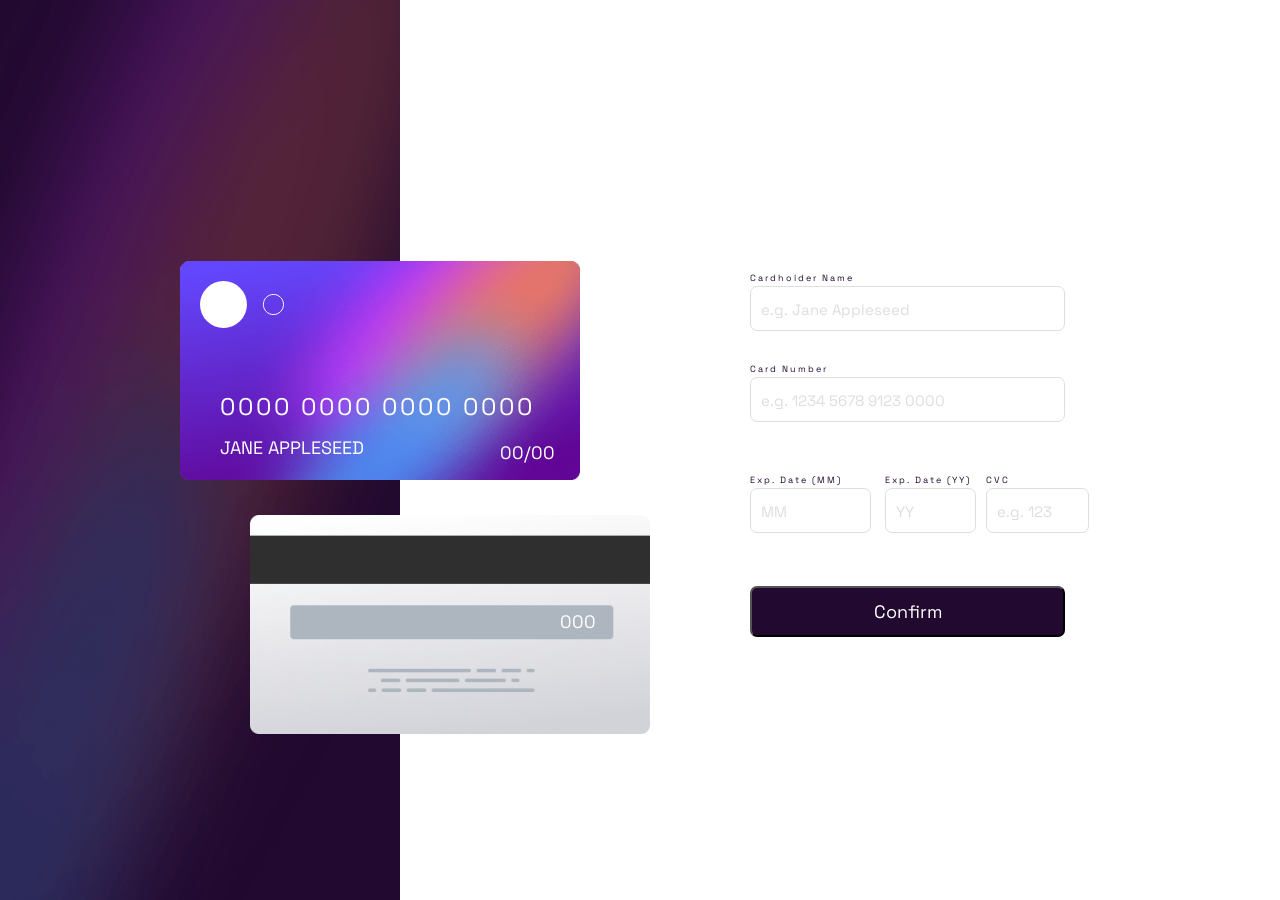
<file: index.html>
<!DOCTYPE html>
<html lang="en">
  <head>
    <meta charset="UTF-8" />
    <meta name="viewport" content="width=device-width, initial-scale=1.0" />
    <title>Interactive Card</title>

    <link rel="shortcut icon" href="./src/imagens/favicon-32x32.png" type="image/x-icon" />
    <link rel="stylesheet" href="https://fonts.googleapis.com/css2?family=Space+Grotesk:wght@500&display=swap" />
    <link rel="stylesheet" href="./src/css/reset.css" />
    <link rel="stylesheet" href="./src/css/variaveis.css" />
    <link rel="stylesheet" href="./src/css/estilo.css" />
    <link rel="stylesheet" href="./src/css/responsivo.css" />
  </head>

  <body>
    <div class="bg-image" aria-hidden="true"></div>

    <main class="container">
      <section class="cards" aria-label="Cartões de visualização">
        <div class="front-card">
          <img
            class="image-front-card"
            src="./src/imagens/bg-card-front.png"
            alt="Imagem frente do cartão"
          />
          <div class="details-card1">
            <img class="logo" src="./src/imagens/card-logo.svg" alt="Logo do cartão" />
            <span class="card-number" aria-label="Número do cartão">0000 0000 0000 0000</span>
            <div class="info">
              <span class="card-name" aria-label="Nome no cartão">JANE APPLESEED</span>
              <div class="exp-date" aria-label="Data de expiração">
                <span class="card-month">00</span><span class="space">/</span><span class="card-year">00</span>
              </div>
            </div>
          </div>
        </div>

        <div class="back-card">
          <img class="image-back-card" src="./src/imagens/bg-card-back.png" alt="Imagem verso do cartão" />
          <div class="details-card2">
            <span class="card-cvc" aria-label="Código de segurança">000</span>
          </div>
        </div>
      </section>

      <form method="post" class="form" id="form" novalidate aria-label="Formulário de dados do cartão">
        <div class="input-item">
          <label for="name">Cardholder Name</label>
          <input
            type="text"
            id="name"
            name="name"
            placeholder="e.g. Jane Appleseed"
            required
          />
          <span class="name-error" aria-live="polite">Can't be blank</span>
        </div>

        <div class="input-item">
          <label for="number">Card Number</label>
          <input
            type="tel"
            id="number"
            name="number"
            placeholder="e.g. 1234 5678 9123 0000"
            maxlength="16"
            pattern="\d{16}"
            inputmode="numeric"
            required
          />
          <span class="number-error" aria-live="polite">Wrong format, numbers only and 16 digits</span>
        </div>

        <div class="input-date">
          <div class="input-item">
            <label for="month">Exp. Date (MM)</label>
            <input
              type="text"
              id="month"
              name="month"
              placeholder="MM"
              maxlength="2"
              pattern="\d{2}"
              inputmode="numeric"
              required
            />
            <span class="month-error" aria-live="polite">Can't be blank</span>
          </div>

          <div class="input-item">
            <label for="year">Exp. Date (YY)</label>
            <input
              type="text"
              id="year"
              name="year"
              placeholder="YY"
              maxlength="2"
              pattern="\d{2}"
              inputmode="numeric"
              required
            />
          </div>

          <div class="input-item">
            <label for="cvc">CVC</label>
            <input
              type="text"
              id="cvc"
              name="cvc"
              placeholder="e.g. 123"
              maxlength="3"
              pattern="\d{3}"
              inputmode="numeric"
              required
            />
            <span class="cvc-error" aria-live="polite">Can't be blank</span>
          </div>
        </div>

        <button type="submit" class="confirm-button" id="confirm-button">Confirm</button>
      </form>

      <section class="thank" aria-label="Mensagem de confirmação" hidden>
        <img src="./src/imagens/icon-completed.svg" alt="Ícone de confirmação" />
        <h3>Thank You!</h3>
        <p>We've added your details</p>
        <button class="continue-button" id="continue-button">Continue</button>
      </section>
    </main>

    <script src="./src/js/index.js"></script>
  </body>
</html>
</file>
<file: src/css/variaveis.css>
:root {
  /* ===== Cores neutras ===== */
  --color-white: hsl(0, 0%, 100%);
  --color-light-gray: hsl(270, 3%, 87%);
  --color-dark-gray: hsl(279, 6%, 55%);
  --color-very-dark-violet: hsl(278, 68%, 11%);

  /* ===== Cores de destaque ===== */
  --color-error: hsl(0, 100%, 66%);

  /* ===== Gradientes ===== */
  --color-gradient-start: hsl(249, 99%, 64%);
  --color-gradient-end: hsl(278, 93%, 30%);
  --color-gradient: linear-gradient(
    to right,
    var(--color-gradient-start),
    var(--color-gradient-end)
  );
}
</file>
<file: src/css/estilo.css>
body {
  height: 100vh;
  width: 100%;
}

.container {
  display: flex;
  align-items: center;
  gap: 350px;
  height: 100vh;
  width: 100vw;
  background: url(../imagens/bg-main-desktop.png) no-repeat;
  background-size: 400px 1400px;
}

.cards .front-card {
  position: relative;
  max-width: 400px;
}

.cards .front-card .image-front-card {
  width: 100%;
  margin: 100px 0 0 180px;
}

.details-card1 .logo {
  position: absolute;
  left: 200px;
  top: 120px;
}

.details-card1 .card-number {
  position: absolute;
  left: 220px;
  top: 230px;
  color: var(--color-white);
  letter-spacing: 3px;
  font-size: 24px;
  width: 100%;
}

.details-card1 .info .card-name {
  position: absolute;
  color: var(--color-white);
  top: 275px;
  left: 220px;
}

.details-card1 .info .exp-date {
  position: absolute;
  color: var(--color-white);
  top: 280px;
  left: 500px;
  display: flex;
}

.cards .back-card {
  position: relative;
  max-width: 400px;
}

.cards .back-card .image-back-card {
  width: 100%;
  margin: 30px 0 0 250px;
}

.details-card2 .card-cvc {
  color: var(--color-white);
  position: absolute;
  top: 125px;
  left: 560px;
}

.form {
  max-width: 350px;
  display: flex;
  flex-direction: column;
  justify-content: center;
}

.form input {
  width: 90%;
  border-radius: 7px;
  padding: 10px;
  border: 1px solid var(--color-light-gray);
  outline: none;
}

.form label {
  font-size: 9px;
  color: var(--color-very-dark-violet);
  margin-bottom: 5px;
  letter-spacing: 2px;
}

.form ::placeholder {
  font-size: 15px;
  color: var(--color-light-gray);
}

.form input:focus {
  border: solid 1px var(--color-dark-gray);
}

.input-item a {
  color: var(--color-error);
  font-size: 10px;
  visibility: hidden;
}

.input-date {
  display: flex;
  margin-top: 20px;
  max-width: 350px;
}

.input-date .month,
.input-date .year {
  width: 60px;
  margin-right: 10px;
}

.input-date .cvc {
  max-width: 80%;
  margin-left: 10px;
}

.label-cvc,
.a-cvc {
  margin-left: 25px;
}

.confirm-button {
  margin-top: 30px;
  padding: 12px;
  width: 90%;
  border-radius: 7px;
  background-color: var(--color-very-dark-violet);
  color: var(--color-white);
  cursor: pointer;
}

.thank {
  text-align: center;
  display: none;
}

.thank img {
  margin-bottom: 30px;
}

.thank h3 {
  margin-bottom: 10px;
  letter-spacing: 3px;
  color: var(--color-very-dark-violet);
}

.thank p {
  margin-bottom: 40px;
  color: var(--color-dark-gray);
  font-size: 16px;
}

.thank .continue-button {
  padding: 12px;
  width: 300px;
  border-radius: 7px;
  background-color: var(--color-very-dark-violet);
  color: var(--color-white);
  cursor: pointer;
}

.form span {
  color: var(--color-error);
  font-size: 14px;
  visibility: hidden;
}

.input-item.error input,
input.error {
  border-color: var(--color-error);
}
</file>
<file: src/css/responsivo.css>
@media (max-width: 1200px) {
  .cards .front-card {
    width: 400px;
  }
}

@media (max-width: 1024px) {
  .container {
    gap: 250px;
  }

  .cards .front-card {
    width: 800px;
  }

  .cards .front-card .image-front-card {
    margin: 0 0 0 130px;
  }

  .details-card1 .logo {
    left: 150px;
    top: 15px;
  }

  .details-card1 .card-number {
    left: 170px;
    top: 130px;
  }

  .details-card1 .info .card-name {
    top: 190px;
    left: 170px;
  }

  .details-card1 .info .exp-date {
    top: 190px;
    left: 450px;
  }

  .cards .back-card {
    width: 800px;
  }

  .cards .back-card .image-back-card {
    margin: 30px 0 0 200px;
  }

  .details-card2 .card-cvc {
    left: 510px;
  }

  .input-date .cvc {
    width: 190px;
  }
}

@media (max-width: 900px) {
  .container {
    justify-content: center;
    flex-direction: column;
    gap: 340px;
    background: url(../imagens/bg-main-mobile.png) no-repeat;
    background-size: contain;
  }

  .cards {
    display: flex;
    flex-direction: column-reverse;
  }

  .cards .back-card .image-back-card {
    position: relative;
    right: 50%;
    top: 50%;
  }

  .details-card2 .card-cvc {
    top: 23px;
    left: 310px;
  }

  .front-card .image-front-card {
    position: absolute;
    right: 20%;
    top: 25px;
    z-index: 1;
  }

  .details-card1 .logo {
    z-index: 1;
    left: -60px;
    top: 50px;
  }

  .details-card1 .card-number {
    z-index: 1;
    left: -40px;
    top: 130px;
  }

  .details-card1 .info .card-name {
    z-index: 1;
    top: 200px;
    left: -40px;
  }

  .details-card1 .info .exp-date {
    z-index: 1;
    top: 200px;
    left: 240px;
  }

  .details-card2 .card-cvc {
    top: 255px;
  }
}

@media (max-width: 800px) {
  .container {
    gap: 300px;
  }

  .cards .back-card .image-back-card {
    right: 45%;
  }

  .front-card .image-front-card {
    right: 15%;
  }

  .details-card1 .logo {
    left: -45px;
  }

  .details-card1 .card-number {
    left: -25px;
  }
}

@media (max-width: 575px) {
  .container {
    gap: 100px;
  }

  .cards .front-card,
  .cards .back-card {
    max-width: 300px;
  }

  .front-card .image-front-card {
    right: 10%;
    top: -140px;
  }

  .details-card1 .logo {
    left: -15px;
    top: -125px;
  }

  .details-card1 .card-number {
    font-size: 18px;
    left: -10px;
    top: -50px;
  }

  .details-card1 .info .card-name {
    font-size: 15px;
    top: 0;
    left: -10px;
    z-index: 1;
  }

  .details-card1 .info .exp-date {
    top: 0;
    left: 200px;
  }

  .info .exp-date .card-month,
  .card-year,
  .space {
    font-size: 15px;
  }

  .cards .back-card .image-back-card {
    right: 55%;
    top: -32%;
  }

  .details-card2 .card-cvc {
    left: 250px;
    top: 35px;
  }
}

@media (max-width: 377px) {
  .cards .front-card .image-front-card {
    width: 90%;
  }

  .cards .back-card .image-back-card {
    width: 90%;
  }

  .front-card .image-front-card {
    top: -130px;
  }

  .details-card1 .logo {
    left: 15px;
    top: -110px;
  }

  .details-card1 .card-number {
    font-size: 16px;
    left: 20px;
    top: -45px;
  }

  .details-card1 .info .card-name {
    font-size: 13px;
    top: -3px;
    left: 10px;
  }

  .details-card1 .info .exp-date {
    font-size: 13px;
    top: -3px;
    left: 200px;
  }

  .details-card2 .card-cvc {
    left: 250px;
    top: 35px;
    font-size: 13px;
  }

  .form {
    max-width: 300px;
  }

  .input-date .cvc {
    width: 130px;
    margin-left: 5px;
  }
}
</file>
